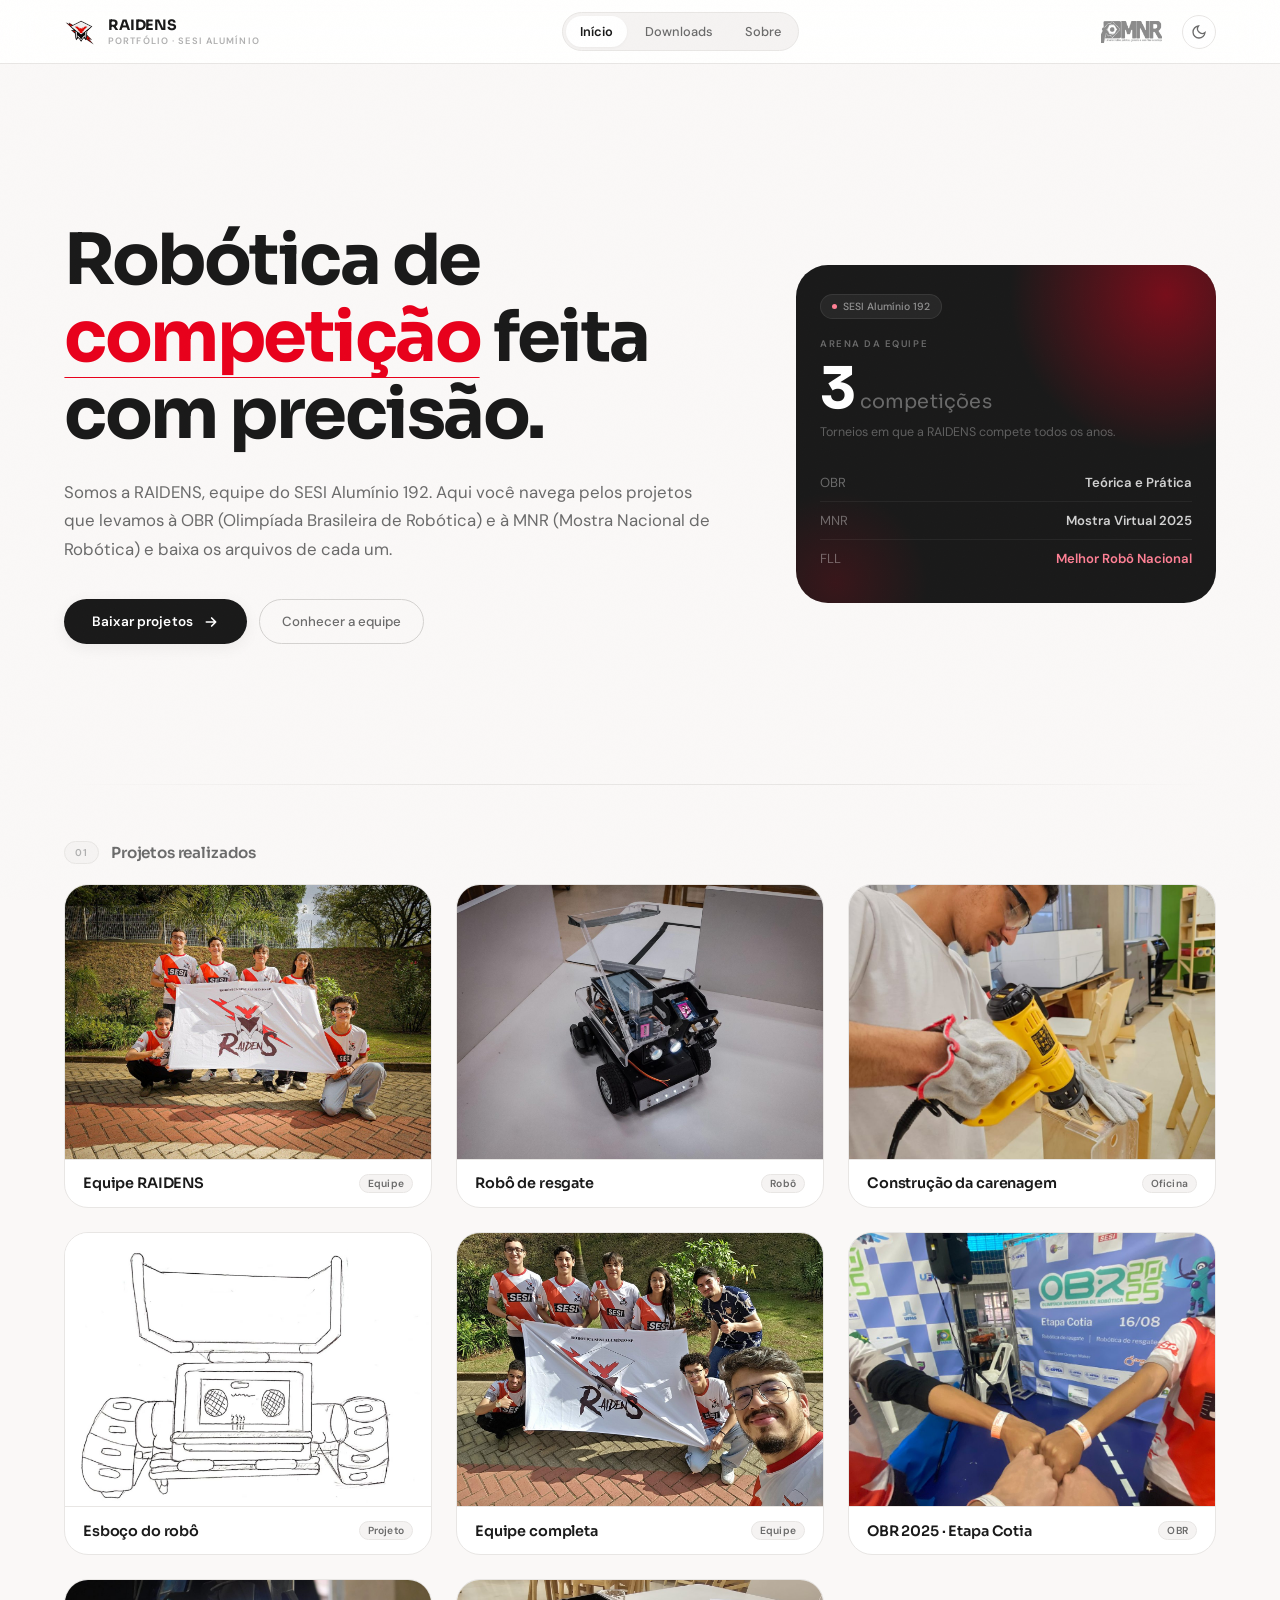
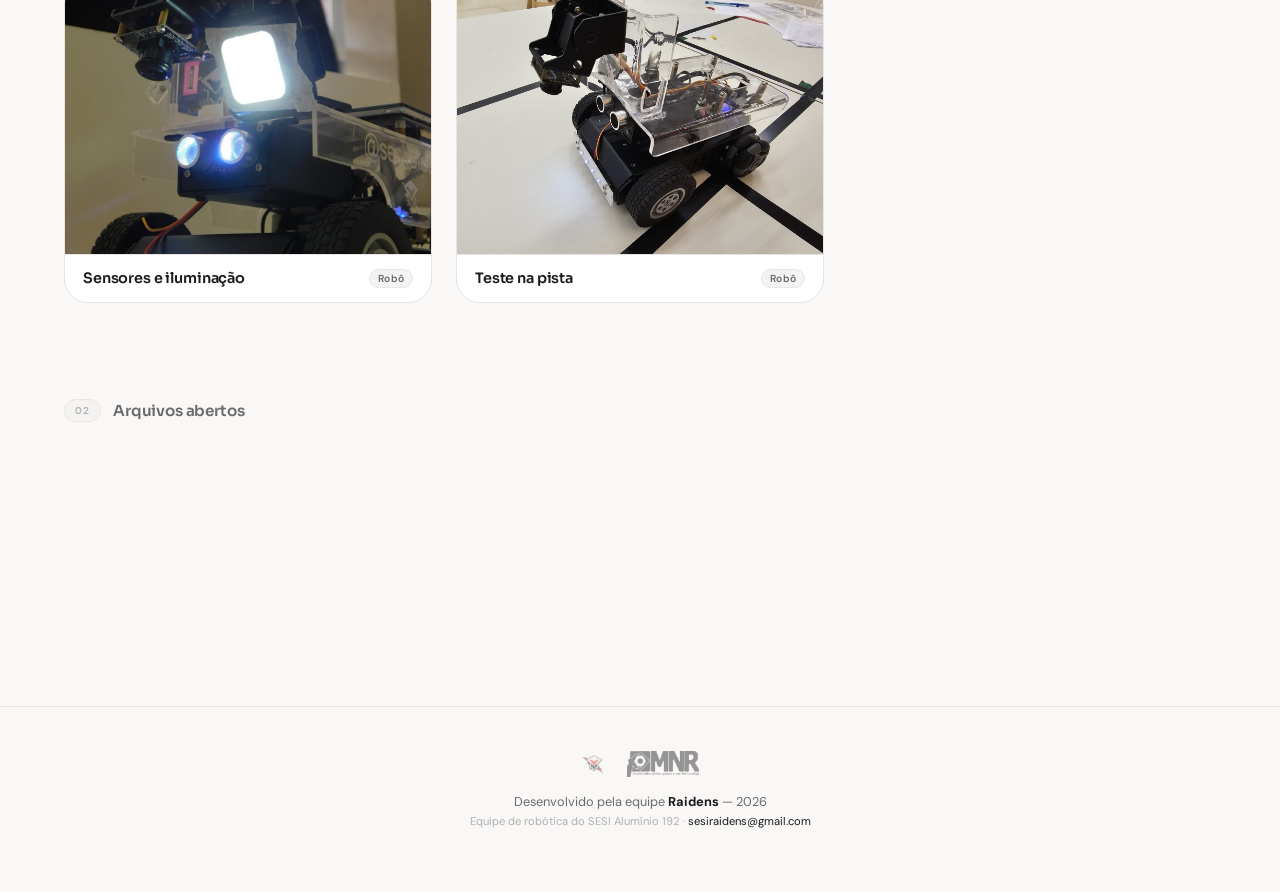
<file: index.html>
<!DOCTYPE html>
<html lang="pt-BR" data-theme="light">
<head>
<meta charset="utf-8">
<meta name="viewport" content="width=device-width, initial-scale=1.0">
<title>Raidens | Portfólio | Início</title>
<meta name="description" content="Portfólio oficial da RAIDENS, equipe de robótica do SESI Alumínio 192: projetos da OBR e da MNR com arquivos para baixar.">
<meta name="author" content="Equipe RAIDENS · SESI Alumínio 192">
<meta property="og:title" content="Raidens | Portfólio | Início">
<meta property="og:description" content="Portfólio oficial da RAIDENS, equipe de robótica do SESI Alumínio 192: projetos da OBR e da MNR com arquivos para baixar.">
<meta property="og:type" content="website">
<meta property="og:image" content="https://sesiraidens.github.io/portifolio/assets/logo_color.png">
<meta name="theme-color" content="#FAF8F7">
<!-- Logo oficial OBRIGATÓRIO — https://sesiraidens.github.io/portifolio/assets/logo_color-aNRVU26Y.png -->
<link rel="icon" type="image/png" href="assets/logo_color.png">
<link rel="apple-touch-icon" href="assets/logo_color.png">
<script>(function(){var t=null;try{t=localStorage.getItem('theme');}catch(e){}document.documentElement.setAttribute('data-theme',t||(matchMedia('(prefers-color-scheme: dark)').matches?'dark':'light'));})();</script>
<link rel="preconnect" href="https://fonts.googleapis.com">
<link rel="preconnect" href="https://fonts.gstatic.com" crossorigin>
<link href="https://fonts.googleapis.com/css2?family=DM+Sans:opsz,wght@9..40,300;9..40,400;9..40,500;9..40,600;9..40,700&family=Sora:wght@400;500;600;700;800&display=swap" rel="stylesheet">
<link rel="stylesheet" href="assets/raidens.css">
</head>
<body>
<div class="progress-track"><div class="progress-fill" id="progressFill"></div></div>

<header class="topbar" id="topbar">
  <div class="topbar-inner">
    <a class="brand" href="./">
      <img class="brand-logo" src="assets/logo_color.png" alt="Raidens" width="34" height="34">
      <div class="brand-text">
        <span class="brand-name">RAIDENS</span>
        <span class="brand-sub">Portfólio · SESI Alumínio</span>
      </div>
    </a>
    <nav class="nav" aria-label="Navegação principal"><a href="" aria-current="page">Início</a><a href="download/">Downloads</a><a href="sobre/">Sobre</a></nav>
    <div class="topbar-right">
      <img class="partner-logo" src="assets/mnr_logo--ywFz8QQ.png" alt="MNR">
      <button class="theme-btn" id="themeBtn" aria-label="Alternar tema"></button>
    </div>
  </div>
</header>

<section class="hero">
  <div>
    <h1>
      <span class="line"><span>Robótica de</span></span>
      <span class="line"><span><span class="accent-word">competição</span> feita</span></span>
      <span class="line"><span>com precisão.</span></span>
    </h1>
    <p class="lede reveal delay-1">Somos a RAIDENS, equipe do SESI Alumínio 192. Aqui você navega pelos projetos que levamos à OBR (Olimpíada Brasileira de Robótica) e à MNR (Mostra Nacional de Robótica) e baixa os arquivos de cada um.</p>
    <div class="hero-cta reveal delay-2">
      <a class="btn-primary" href="download/">Baixar projetos <svg width="16" height="16" viewBox="0 0 24 24" fill="none" stroke="currentColor" stroke-width="2.5" stroke-linecap="round" stroke-linejoin="round"><path d="M5 12h14M13 6l6 6-6 6"/></svg></a>
      <a class="btn-ghost" href="sobre/">Conhecer a equipe</a>
    </div>
  </div>
  <div class="hero-visual reveal delay-3" aria-hidden="true">
    <div class="summary-card">
      <div class="hero-badge"><span class="dot"></span>SESI Alumínio 192</div>
      <div class="sum-eyebrow">Arena da equipe</div>
      <div class="sum-total"><span>3</span><span class="unit">competições</span></div>
      <div class="sum-desc">Torneios em que a RAIDENS compete todos os anos.</div>
      <div class="br-row"><span class="lbl">OBR</span><span class="val">Teórica e Prática</span></div>
      <div class="br-row"><span class="lbl">MNR</span><span class="val">Mostra Virtual 2025</span></div>
      <div class="br-row hl"><span class="lbl">FLL</span><span class="val">Melhor Robô Nacional</span></div>
    </div>
  </div>
</section>

<div class="container"><div class="divider-line"></div></div>

<div class="section-label"><span class="sl-num">01</span><h2>Projetos realizados</h2></div>
<main class="layout">
  <div class="grid-3">
    <figure class="section-card reveal delay-1">
      <div class="card-media"><img src="assets/img/galeria-1.jpg" alt="Equipe RAIDENS" loading="lazy"></div>
      <figcaption class="card-caption"><span class="card-title">Equipe RAIDENS</span><span class="tag">Equipe</span></figcaption>
    </figure>
    <figure class="section-card reveal delay-2">
      <div class="card-media"><img src="assets/img/galeria-2.jpg" alt="Robô de resgate" loading="lazy"></div>
      <figcaption class="card-caption"><span class="card-title">Robô de resgate</span><span class="tag">Robô</span></figcaption>
    </figure>
    <figure class="section-card reveal delay-3">
      <div class="card-media"><img src="assets/img/galeria-3.jpg" alt="Construção da carenagem" loading="lazy"></div>
      <figcaption class="card-caption"><span class="card-title">Construção da carenagem</span><span class="tag">Oficina</span></figcaption>
    </figure>
    <figure class="section-card reveal delay-1">
      <div class="card-media"><img src="assets/img/galeria-4.jpg" alt="Esboço do robô" loading="lazy"></div>
      <figcaption class="card-caption"><span class="card-title">Esboço do robô</span><span class="tag">Projeto</span></figcaption>
    </figure>
    <figure class="section-card reveal delay-2">
      <div class="card-media"><img src="assets/img/galeria-5.jpg" alt="Equipe completa" loading="lazy"></div>
      <figcaption class="card-caption"><span class="card-title">Equipe completa</span><span class="tag">Equipe</span></figcaption>
    </figure>
    <figure class="section-card reveal delay-3">
      <div class="card-media"><img src="assets/img/galeria-6.jpg" alt="OBR 2025 · Etapa Cotia" loading="lazy"></div>
      <figcaption class="card-caption"><span class="card-title">OBR 2025 · Etapa Cotia</span><span class="tag">OBR</span></figcaption>
    </figure>
    <figure class="section-card reveal delay-1">
      <div class="card-media"><img src="assets/img/galeria-7.jpg" alt="Sensores e iluminação" loading="lazy"></div>
      <figcaption class="card-caption"><span class="card-title">Sensores e iluminação</span><span class="tag">Robô</span></figcaption>
    </figure>
    <figure class="section-card reveal delay-2">
      <div class="card-media"><img src="assets/img/galeria-8.jpg" alt="Teste na pista" loading="lazy"></div>
      <figcaption class="card-caption"><span class="card-title">Teste na pista</span><span class="tag">Robô</span></figcaption>
    </figure>
  </div>
</main>

<div class="section-label"><span class="sl-num">02</span><h2>Arquivos abertos</h2></div>
<section class="layout">
  <div class="section-card reveal">
    <div class="card-header">
      <div class="card-icon"><svg viewBox="0 0 24 24" fill="none" stroke="currentColor" stroke-width="2" stroke-linecap="round" stroke-linejoin="round"><path d="M21 15v4a2 2 0 0 1-2 2H5a2 2 0 0 1-2-2v-4"/><path d="M7 10l5 5 5-5"/><path d="M12 15V3"/></svg></div>
      <div><div class="card-title">Baixe tudo o que construímos</div><div class="card-sub">Programação, modelos 3D, carenagem, ANAL e banner da MNR, livres para estudo.</div></div>
    </div>
    <div class="card-body">
      <div class="card-actions">
        <a class="btn-control primary" href="download/"><svg width="16" height="16" viewBox="0 0 24 24" fill="none" stroke="currentColor" stroke-width="2" stroke-linecap="round" stroke-linejoin="round"><path d="M21 15v4a2 2 0 0 1-2 2H5a2 2 0 0 1-2-2v-4"/><path d="M7 10l5 5 5-5"/><path d="M12 15V3"/></svg>Ver downloads</a>
        <a class="btn-control" href="https://github.com/sesiraidens" target="_blank" rel="noopener"><svg width="16" height="16" viewBox="0 0 24 24" fill="currentColor"><path d="M12 .3a12 12 0 0 0-3.8 23.4c.6.1.8-.3.8-.6v-2c-3.3.7-4-1.6-4-1.6-.6-1.4-1.4-1.8-1.4-1.8-1-.7.1-.7.1-.7 1.2.1 1.8 1.2 1.8 1.2 1 1.8 2.8 1.3 3.5 1 0-.8.4-1.3.7-1.6-2.7-.3-5.5-1.3-5.5-6 0-1.2.5-2.3 1.3-3.1-.2-.4-.6-1.6 0-3.2 0 0 1-.3 3.4 1.2a11.5 11.5 0 0 1 6 0C17.3 4.6 18.3 5 18.3 5c.7 1.6.2 2.9.1 3.2.8.8 1.3 1.9 1.3 3.2 0 4.6-2.8 5.6-5.5 5.9.5.4.9 1.1.9 2.2v3.3c0 .3.1.7.8.6A12 12 0 0 0 12 .3"/></svg>GitHub da equipe</a>
      </div>
    </div>
  </div>
</section>
<div class="page-end"></div>

<footer>
  <div class="foot-logos">
    <img src="assets/logo_color.png" alt="Raidens">
    <img class="partner" src="assets/mnr_logo--ywFz8QQ.png" alt="MNR">
  </div>
  <p>Desenvolvido pela equipe <a href="https://www.instagram.com/sesiraidens/" target="_blank" rel="noopener"><strong>Raidens</strong></a> — 2026</p>
  <p class="small">Equipe de robótica do SESI Alumínio 192 · <a href="mailto:sesiraidens@gmail.com">sesiraidens@gmail.com</a></p>
</footer>

<script src="assets/raidens.js"></script>
</body>
</html>
</file>
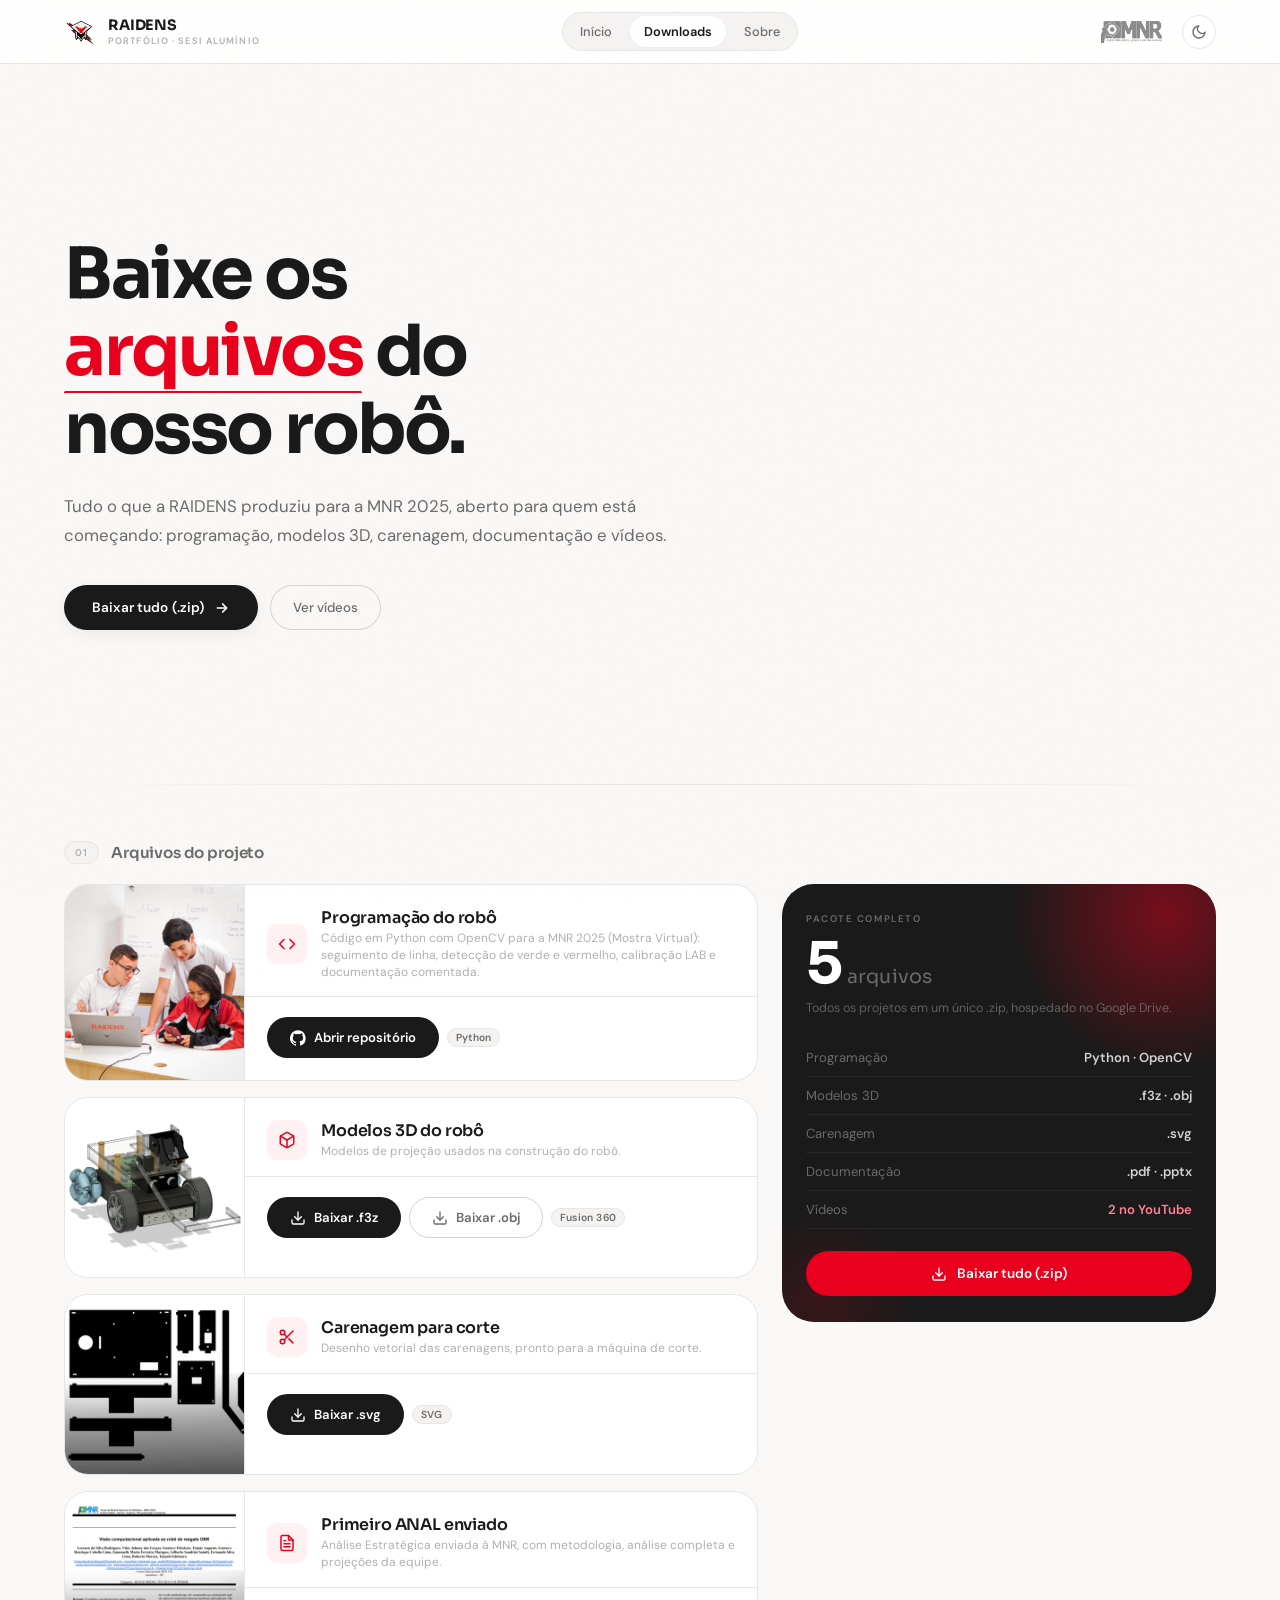
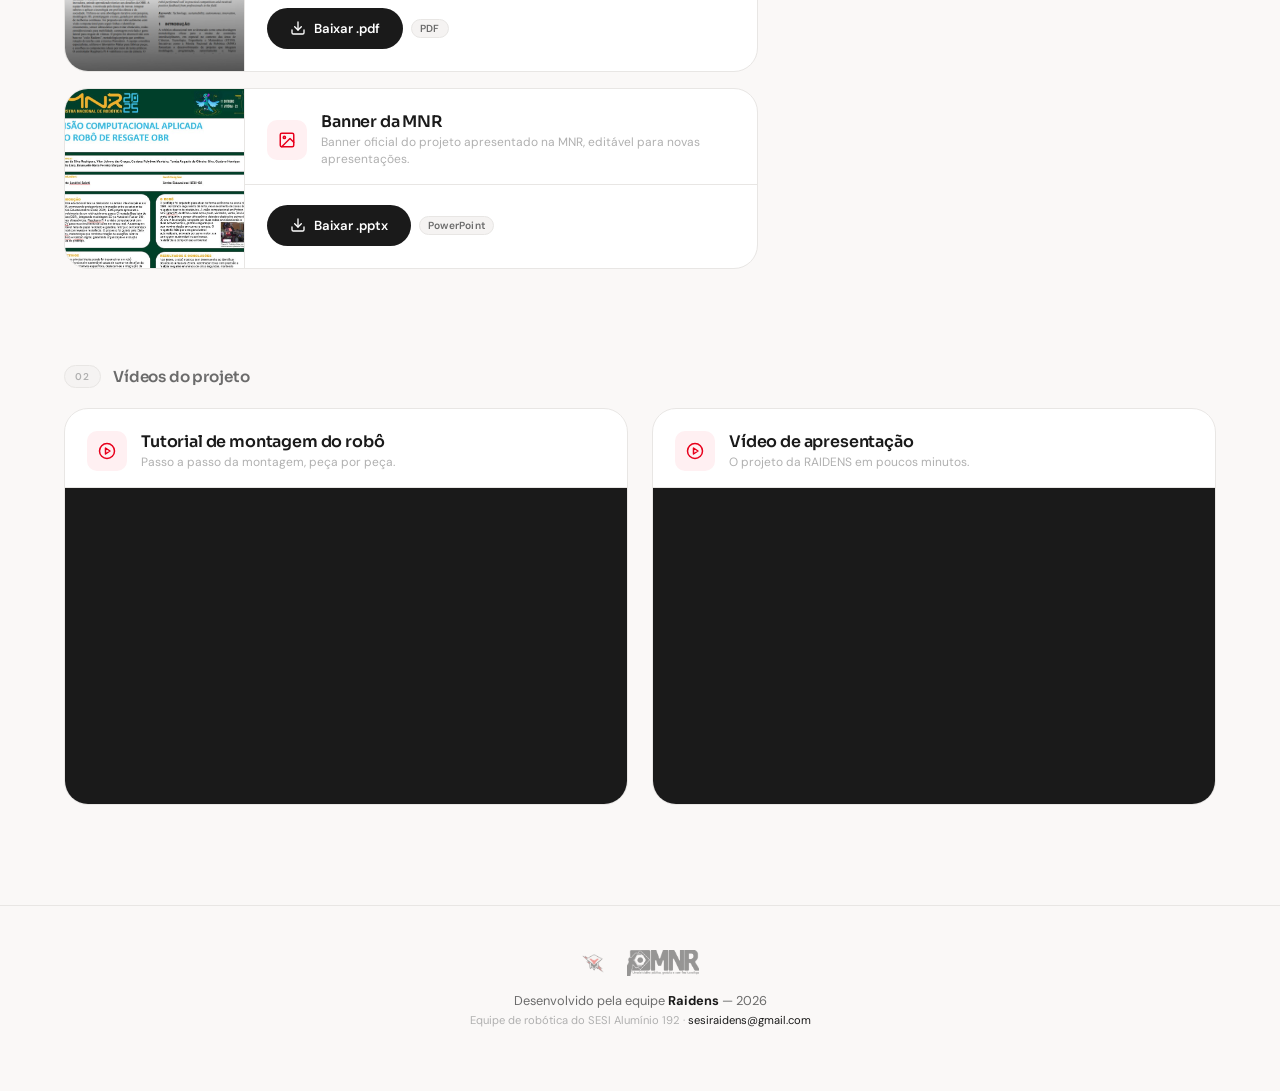
<file: download/index.html>
<!DOCTYPE html>
<html lang="pt-BR" data-theme="light">
<head>
<meta charset="utf-8">
<meta name="viewport" content="width=device-width, initial-scale=1.0">
<title>Raidens | Portfólio | Downloads</title>
<meta name="description" content="Baixe a programação, os modelos 3D, a carenagem, o ANAL e o banner da RAIDENS para a MNR 2025.">
<meta name="author" content="Equipe RAIDENS · SESI Alumínio 192">
<meta property="og:title" content="Raidens | Portfólio | Downloads">
<meta property="og:description" content="Baixe a programação, os modelos 3D, a carenagem, o ANAL e o banner da RAIDENS para a MNR 2025.">
<meta property="og:type" content="website">
<meta property="og:image" content="https://sesiraidens.github.io/portifolio/assets/logo_color.png">
<meta name="theme-color" content="#FAF8F7">
<!-- Logo oficial OBRIGATÓRIO — https://sesiraidens.github.io/portifolio/assets/logo_color-aNRVU26Y.png -->
<link rel="icon" type="image/png" href="../assets/logo_color.png">
<link rel="apple-touch-icon" href="../assets/logo_color.png">
<script>(function(){var t=null;try{t=localStorage.getItem('theme');}catch(e){}document.documentElement.setAttribute('data-theme',t||(matchMedia('(prefers-color-scheme: dark)').matches?'dark':'light'));})();</script>
<link rel="preconnect" href="https://fonts.googleapis.com">
<link rel="preconnect" href="https://fonts.gstatic.com" crossorigin>
<link href="https://fonts.googleapis.com/css2?family=DM+Sans:opsz,wght@9..40,300;9..40,400;9..40,500;9..40,600;9..40,700&family=Sora:wght@400;500;600;700;800&display=swap" rel="stylesheet">
<link rel="stylesheet" href="../assets/raidens.css">
</head>
<body>
<div class="progress-track"><div class="progress-fill" id="progressFill"></div></div>

<header class="topbar" id="topbar">
  <div class="topbar-inner">
    <a class="brand" href="../">
      <img class="brand-logo" src="../assets/logo_color.png" alt="Raidens" width="34" height="34">
      <div class="brand-text">
        <span class="brand-name">RAIDENS</span>
        <span class="brand-sub">Portfólio · SESI Alumínio</span>
      </div>
    </a>
    <nav class="nav" aria-label="Navegação principal"><a href="../">Início</a><a href="../download/" aria-current="page">Downloads</a><a href="../sobre/">Sobre</a></nav>
    <div class="topbar-right">
      <img class="partner-logo" src="../assets/mnr_logo--ywFz8QQ.png" alt="MNR">
      <button class="theme-btn" id="themeBtn" aria-label="Alternar tema"></button>
    </div>
  </div>
</header>

<section class="hero">
  <div>
    <h1>
      <span class="line"><span>Baixe os</span></span>
      <span class="line"><span><span class="accent-word">arquivos</span> do</span></span>
      <span class="line"><span>nosso robô.</span></span>
    </h1>
    <p class="lede reveal delay-1">Tudo o que a RAIDENS produziu para a MNR 2025, aberto para quem está começando: programação, modelos 3D, carenagem, documentação e vídeos.</p>
    <div class="hero-cta reveal delay-2">
      <a class="btn-primary" href="https://drive.google.com/uc?export=download&amp;id=1UgnhIwmxYJROVDyXWa0qjfiPgSiimGrN" target="_blank" rel="noopener">Baixar tudo (.zip) <svg width="16" height="16" viewBox="0 0 24 24" fill="none" stroke="currentColor" stroke-width="2.5" stroke-linecap="round" stroke-linejoin="round"><path d="M5 12h14M13 6l6 6-6 6"/></svg></a>
      <a class="btn-ghost" href="#videos">Ver vídeos</a>
    </div>
  </div>
</section>

<div class="container"><div class="divider-line"></div></div>

<div class="section-label"><span class="sl-num">01</span><h2>Arquivos do projeto</h2></div>
<main class="layout with-aside">
  <div class="stack">
    <article class="section-card file-card reveal delay-1">
      <div class="card-media"><img src="../assets/img/arquivo-programacao.jpg" alt="" loading="lazy"></div>
      <div>
        <div class="card-header">
          <div class="card-icon"><svg viewBox="0 0 24 24" fill="none" stroke="currentColor" stroke-width="2" stroke-linecap="round" stroke-linejoin="round"><path d="M16 18l6-6-6-6"/><path d="M8 6l-6 6 6 6"/></svg></div>
          <div><div class="card-title">Programação do robô</div><div class="card-sub">Código em Python com OpenCV para a MNR 2025 (Mostra Virtual): seguimento de linha, detecção de verde e vermelho, calibração LAB e documentação comentada.</div></div>
        </div>
        <div class="card-body">
          <div class="card-actions"><a class="btn-control primary" href="https://github.com/sesiraidens/raidens_mnr" target="_blank" rel="noopener"><svg width="16" height="16" viewBox="0 0 24 24" fill="currentColor"><path d="M12 .3a12 12 0 0 0-3.8 23.4c.6.1.8-.3.8-.6v-2c-3.3.7-4-1.6-4-1.6-.6-1.4-1.4-1.8-1.4-1.8-1-.7.1-.7.1-.7 1.2.1 1.8 1.2 1.8 1.2 1 1.8 2.8 1.3 3.5 1 0-.8.4-1.3.7-1.6-2.7-.3-5.5-1.3-5.5-6 0-1.2.5-2.3 1.3-3.1-.2-.4-.6-1.6 0-3.2 0 0 1-.3 3.4 1.2a11.5 11.5 0 0 1 6 0C17.3 4.6 18.3 5 18.3 5c.7 1.6.2 2.9.1 3.2.8.8 1.3 1.9 1.3 3.2 0 4.6-2.8 5.6-5.5 5.9.5.4.9 1.1.9 2.2v3.3c0 .3.1.7.8.6A12 12 0 0 0 12 .3"/></svg>Abrir repositório</a><span class="tag" style="align-self:center">Python</span></div>
        </div>
      </div>
    </article>
    <article class="section-card file-card reveal delay-2">
      <div class="card-media"><img src="../assets/img/arquivo-3d.jpg" alt="" loading="lazy"></div>
      <div>
        <div class="card-header">
          <div class="card-icon"><svg viewBox="0 0 24 24" fill="none" stroke="currentColor" stroke-width="2" stroke-linecap="round" stroke-linejoin="round"><path d="M21 16V8a2 2 0 0 0-1-1.73l-7-4a2 2 0 0 0-2 0l-7 4A2 2 0 0 0 3 8v8a2 2 0 0 0 1 1.73l7 4a2 2 0 0 0 2 0l7-4A2 2 0 0 0 21 16z"/><path d="M3.27 6.96L12 12.01l8.73-5.05"/><path d="M12 22.08V12"/></svg></div>
          <div><div class="card-title">Modelos 3D do robô</div><div class="card-sub">Modelos de projeção usados na construção do robô.</div></div>
        </div>
        <div class="card-body">
          <div class="card-actions"><a class="btn-control primary" href="../1.f3z" download><svg width="16" height="16" viewBox="0 0 24 24" fill="none" stroke="currentColor" stroke-width="2" stroke-linecap="round" stroke-linejoin="round"><path d="M21 15v4a2 2 0 0 1-2 2H5a2 2 0 0 1-2-2v-4"/><path d="M7 10l5 5 5-5"/><path d="M12 15V3"/></svg>Baixar .f3z</a><a class="btn-control" href="https://drive.google.com/uc?export=download&id=1Ym4GvvC0FnSmRfqeQDsMfe1sAjoKM1r_" target="_blank" rel="noopener"><svg width="16" height="16" viewBox="0 0 24 24" fill="none" stroke="currentColor" stroke-width="2" stroke-linecap="round" stroke-linejoin="round"><path d="M21 15v4a2 2 0 0 1-2 2H5a2 2 0 0 1-2-2v-4"/><path d="M7 10l5 5 5-5"/><path d="M12 15V3"/></svg>Baixar .obj</a><span class="tag" style="align-self:center">Fusion 360</span></div>
        </div>
      </div>
    </article>
    <article class="section-card file-card reveal delay-3">
      <div class="card-media"><img src="../assets/img/arquivo-carenagem.jpg" alt="" loading="lazy"></div>
      <div>
        <div class="card-header">
          <div class="card-icon"><svg viewBox="0 0 24 24" fill="none" stroke="currentColor" stroke-width="2" stroke-linecap="round" stroke-linejoin="round"><circle cx="6" cy="6" r="3"/><circle cx="6" cy="18" r="3"/><path d="M20 4L8.12 15.88"/><path d="M14.47 14.48L20 20"/><path d="M8.12 8.12L12 12"/></svg></div>
          <div><div class="card-title">Carenagem para corte</div><div class="card-sub">Desenho vetorial das carenagens, pronto para a máquina de corte.</div></div>
        </div>
        <div class="card-body">
          <div class="card-actions"><a class="btn-control primary" href="../assets/Arquivo%20Maquina%20De%20Corte-B3CNx4Iu.svg" download><svg width="16" height="16" viewBox="0 0 24 24" fill="none" stroke="currentColor" stroke-width="2" stroke-linecap="round" stroke-linejoin="round"><path d="M21 15v4a2 2 0 0 1-2 2H5a2 2 0 0 1-2-2v-4"/><path d="M7 10l5 5 5-5"/><path d="M12 15V3"/></svg>Baixar .svg</a><span class="tag" style="align-self:center">SVG</span></div>
        </div>
      </div>
    </article>
    <article class="section-card file-card reveal delay-1">
      <div class="card-media"><img src="../assets/img/arquivo-anal.jpg" alt="" loading="lazy"></div>
      <div>
        <div class="card-header">
          <div class="card-icon"><svg viewBox="0 0 24 24" fill="none" stroke="currentColor" stroke-width="2" stroke-linecap="round" stroke-linejoin="round"><path d="M14 2H6a2 2 0 0 0-2 2v16a2 2 0 0 0 2 2h12a2 2 0 0 0 2-2V8z"/><path d="M14 2v6h6"/><path d="M16 13H8"/><path d="M16 17H8"/><path d="M10 9H8"/></svg></div>
          <div><div class="card-title">Primeiro ANAL enviado</div><div class="card-sub">Análise Estratégica enviada à MNR, com metodologia, análise completa e projeções da equipe.</div></div>
        </div>
        <div class="card-body">
          <div class="card-actions"><a class="btn-control primary" href="../assets/doc-CfHRdrh9.pdf" download><svg width="16" height="16" viewBox="0 0 24 24" fill="none" stroke="currentColor" stroke-width="2" stroke-linecap="round" stroke-linejoin="round"><path d="M21 15v4a2 2 0 0 1-2 2H5a2 2 0 0 1-2-2v-4"/><path d="M7 10l5 5 5-5"/><path d="M12 15V3"/></svg>Baixar .pdf</a><span class="tag" style="align-self:center">PDF</span></div>
        </div>
      </div>
    </article>
    <article class="section-card file-card reveal delay-2">
      <div class="card-media"><img src="../assets/img/arquivo-banner.jpg" alt="" loading="lazy"></div>
      <div>
        <div class="card-header">
          <div class="card-icon"><svg viewBox="0 0 24 24" fill="none" stroke="currentColor" stroke-width="2" stroke-linecap="round" stroke-linejoin="round"><rect x="3" y="3" width="18" height="18" rx="2"/><circle cx="8.5" cy="8.5" r="1.5"/><path d="M21 15l-5-5L5 21"/></svg></div>
          <div><div class="card-title">Banner da MNR</div><div class="card-sub">Banner oficial do projeto apresentado na MNR, editável para novas apresentações.</div></div>
        </div>
        <div class="card-body">
          <div class="card-actions"><a class="btn-control primary" href="../assets/Banner%20MNR%202025%20OFICIAL-2V9EAgau.pptx" download><svg width="16" height="16" viewBox="0 0 24 24" fill="none" stroke="currentColor" stroke-width="2" stroke-linecap="round" stroke-linejoin="round"><path d="M21 15v4a2 2 0 0 1-2 2H5a2 2 0 0 1-2-2v-4"/><path d="M7 10l5 5 5-5"/><path d="M12 15V3"/></svg>Baixar .pptx</a><span class="tag" style="align-self:center">PowerPoint</span></div>
        </div>
      </div>
    </article>
  </div>
  <aside class="aside reveal delay-1">
    <div class="summary-card">
      <div class="sum-eyebrow">Pacote completo</div>
      <div class="sum-total"><span>5</span><span class="unit">arquivos</span></div>
      <div class="sum-desc">Todos os projetos em um único .zip, hospedado no Google Drive.</div>
      <div class="br-row"><span class="lbl">Programação</span><span class="val">Python · OpenCV</span></div>
      <div class="br-row"><span class="lbl">Modelos 3D</span><span class="val">.f3z · .obj</span></div>
      <div class="br-row"><span class="lbl">Carenagem</span><span class="val">.svg</span></div>
      <div class="br-row"><span class="lbl">Documentação</span><span class="val">.pdf · .pptx</span></div>
      <div class="br-row hl"><span class="lbl">Vídeos</span><span class="val">2 no YouTube</span></div>
      <a class="btn-accent" href="https://drive.google.com/uc?export=download&amp;id=1UgnhIwmxYJROVDyXWa0qjfiPgSiimGrN" target="_blank" rel="noopener"><svg width="16" height="16" viewBox="0 0 24 24" fill="none" stroke="currentColor" stroke-width="2" stroke-linecap="round" stroke-linejoin="round"><path d="M21 15v4a2 2 0 0 1-2 2H5a2 2 0 0 1-2-2v-4"/><path d="M7 10l5 5 5-5"/><path d="M12 15V3"/></svg>Baixar tudo (.zip)</a>
    </div>
  </aside>
</main>

<div id="videos"></div>
<div class="section-label"><span class="sl-num">02</span><h2>Vídeos do projeto</h2></div>
<section class="layout">
  <div class="grid-3" style="grid-template-columns:repeat(auto-fit,minmax(min(100%,420px),1fr))">
    <article class="section-card reveal delay-1">
      <div class="card-header">
        <div class="card-icon"><svg viewBox="0 0 24 24" fill="none" stroke="currentColor" stroke-width="2" stroke-linecap="round" stroke-linejoin="round"><circle cx="12" cy="12" r="10"/><path d="M10 8l6 4-6 4z"/></svg></div>
        <div><div class="card-title">Tutorial de montagem do robô</div><div class="card-sub">Passo a passo da montagem, peça por peça.</div></div>
      </div>
      <div class="video-frame"><iframe src="https://www.youtube.com/embed/z5IXxvoQC00" title="Tutorial de montagem do robô" loading="lazy" allow="accelerometer; autoplay; clipboard-write; encrypted-media; gyroscope; picture-in-picture" allowfullscreen></iframe></div>
    </article>
    <article class="section-card reveal delay-2">
      <div class="card-header">
        <div class="card-icon"><svg viewBox="0 0 24 24" fill="none" stroke="currentColor" stroke-width="2" stroke-linecap="round" stroke-linejoin="round"><circle cx="12" cy="12" r="10"/><path d="M10 8l6 4-6 4z"/></svg></div>
        <div><div class="card-title">Vídeo de apresentação</div><div class="card-sub">O projeto da RAIDENS em poucos minutos.</div></div>
      </div>
      <div class="video-frame"><iframe src="https://www.youtube.com/embed/QRAjDeerq2I" title="Vídeo de apresentação" loading="lazy" allow="accelerometer; autoplay; clipboard-write; encrypted-media; gyroscope; picture-in-picture" allowfullscreen></iframe></div>
    </article>
  </div>
</section>
<div class="page-end"></div>

<footer>
  <div class="foot-logos">
    <img src="../assets/logo_color.png" alt="Raidens">
    <img class="partner" src="../assets/mnr_logo--ywFz8QQ.png" alt="MNR">
  </div>
  <p>Desenvolvido pela equipe <a href="https://www.instagram.com/sesiraidens/" target="_blank" rel="noopener"><strong>Raidens</strong></a> — 2026</p>
  <p class="small">Equipe de robótica do SESI Alumínio 192 · <a href="mailto:sesiraidens@gmail.com">sesiraidens@gmail.com</a></p>
</footer>

<script src="../assets/raidens.js"></script>
</body>
</html>
</file>
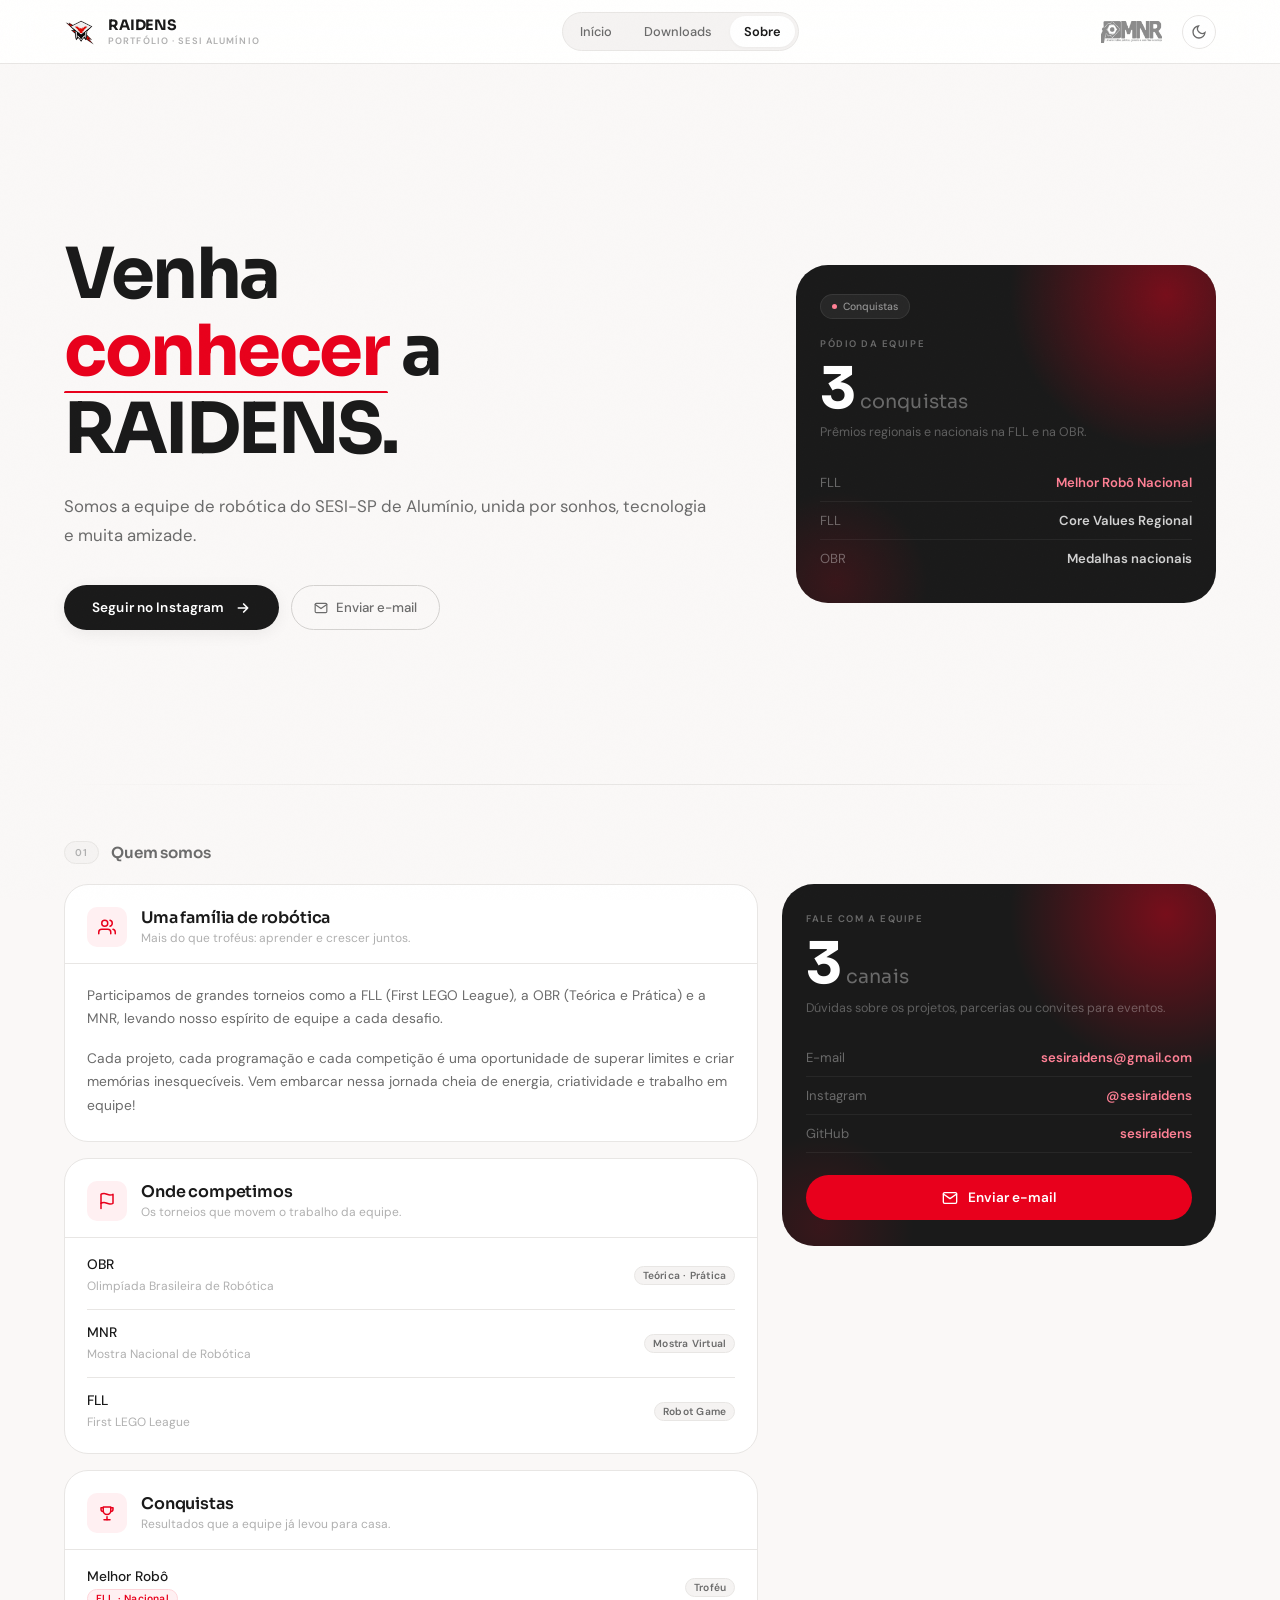
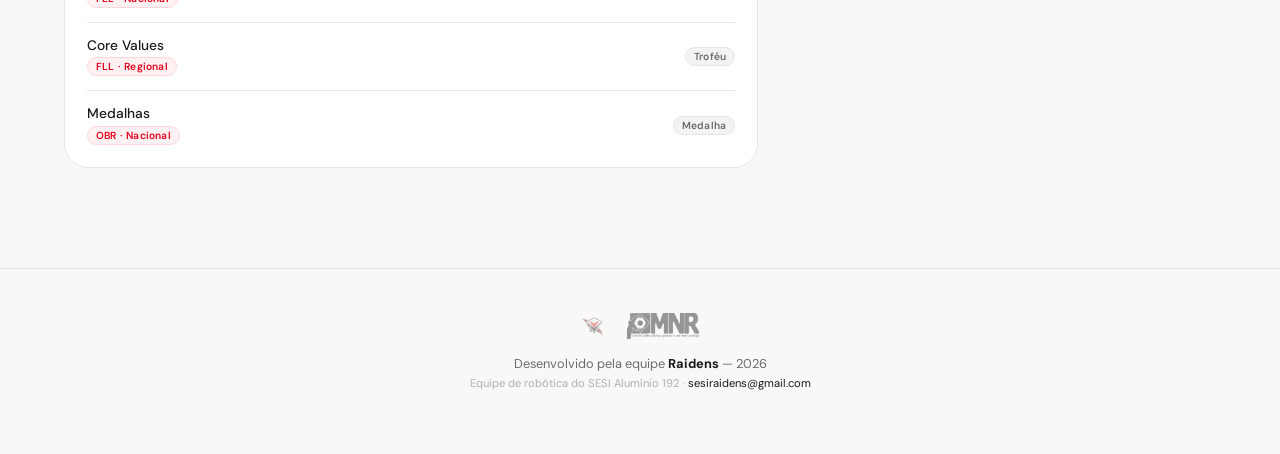
<file: sobre/index.html>
<!DOCTYPE html>
<html lang="pt-BR" data-theme="light">
<head>
<meta charset="utf-8">
<meta name="viewport" content="width=device-width, initial-scale=1.0">
<title>Raidens | Portfólio | Sobre</title>
<meta name="description" content="Conheça a RAIDENS, equipe de robótica do SESI-SP de Alumínio, e as competições e conquistas da equipe.">
<meta name="author" content="Equipe RAIDENS · SESI Alumínio 192">
<meta property="og:title" content="Raidens | Portfólio | Sobre">
<meta property="og:description" content="Conheça a RAIDENS, equipe de robótica do SESI-SP de Alumínio, e as competições e conquistas da equipe.">
<meta property="og:type" content="website">
<meta property="og:image" content="https://sesiraidens.github.io/portifolio/assets/logo_color.png">
<meta name="theme-color" content="#FAF8F7">
<!-- Logo oficial OBRIGATÓRIO — https://sesiraidens.github.io/portifolio/assets/logo_color-aNRVU26Y.png -->
<link rel="icon" type="image/png" href="../assets/logo_color.png">
<link rel="apple-touch-icon" href="../assets/logo_color.png">
<script>(function(){var t=null;try{t=localStorage.getItem('theme');}catch(e){}document.documentElement.setAttribute('data-theme',t||(matchMedia('(prefers-color-scheme: dark)').matches?'dark':'light'));})();</script>
<link rel="preconnect" href="https://fonts.googleapis.com">
<link rel="preconnect" href="https://fonts.gstatic.com" crossorigin>
<link href="https://fonts.googleapis.com/css2?family=DM+Sans:opsz,wght@9..40,300;9..40,400;9..40,500;9..40,600;9..40,700&family=Sora:wght@400;500;600;700;800&display=swap" rel="stylesheet">
<link rel="stylesheet" href="../assets/raidens.css">
</head>
<body>
<div class="progress-track"><div class="progress-fill" id="progressFill"></div></div>

<header class="topbar" id="topbar">
  <div class="topbar-inner">
    <a class="brand" href="../">
      <img class="brand-logo" src="../assets/logo_color.png" alt="Raidens" width="34" height="34">
      <div class="brand-text">
        <span class="brand-name">RAIDENS</span>
        <span class="brand-sub">Portfólio · SESI Alumínio</span>
      </div>
    </a>
    <nav class="nav" aria-label="Navegação principal"><a href="../">Início</a><a href="../download/">Downloads</a><a href="../sobre/" aria-current="page">Sobre</a></nav>
    <div class="topbar-right">
      <img class="partner-logo" src="../assets/mnr_logo--ywFz8QQ.png" alt="MNR">
      <button class="theme-btn" id="themeBtn" aria-label="Alternar tema"></button>
    </div>
  </div>
</header>

<section class="hero">
  <div>
    <h1>
      <span class="line"><span>Venha</span></span>
      <span class="line"><span><span class="accent-word">conhecer</span> a</span></span>
      <span class="line"><span>RAIDENS.</span></span>
    </h1>
    <p class="lede reveal delay-1">Somos a equipe de robótica do SESI-SP de Alumínio, unida por sonhos, tecnologia e muita amizade.</p>
    <div class="hero-cta reveal delay-2">
      <a class="btn-primary" href="https://www.instagram.com/sesiraidens/" target="_blank" rel="noopener">Seguir no Instagram <svg width="16" height="16" viewBox="0 0 24 24" fill="none" stroke="currentColor" stroke-width="2.5" stroke-linecap="round" stroke-linejoin="round"><path d="M5 12h14M13 6l6 6-6 6"/></svg></a>
      <a class="btn-ghost" href="mailto:sesiraidens@gmail.com"><svg viewBox="0 0 24 24" fill="none" stroke="currentColor" stroke-width="2" stroke-linecap="round" stroke-linejoin="round"><path d="M4 4h16c1.1 0 2 .9 2 2v12c0 1.1-.9 2-2 2H4c-1.1 0-2-.9-2-2V6c0-1.1.9-2 2-2z"/><path d="M22 6l-10 7L2 6"/></svg>Enviar e-mail</a>
    </div>
  </div>
  <div class="hero-visual reveal delay-3" aria-hidden="true">
    <div class="summary-card">
      <div class="hero-badge"><span class="dot"></span>Conquistas</div>
      <div class="sum-eyebrow">Pódio da equipe</div>
      <div class="sum-total"><span>3</span><span class="unit">conquistas</span></div>
      <div class="sum-desc">Prêmios regionais e nacionais na FLL e na OBR.</div>
      <div class="br-row hl"><span class="lbl">FLL</span><span class="val">Melhor Robô Nacional</span></div>
      <div class="br-row"><span class="lbl">FLL</span><span class="val">Core Values Regional</span></div>
      <div class="br-row"><span class="lbl">OBR</span><span class="val">Medalhas nacionais</span></div>
    </div>
  </div>
</section>

<div class="container"><div class="divider-line"></div></div>

<div class="section-label"><span class="sl-num">01</span><h2>Quem somos</h2></div>
<main class="layout with-aside">
  <div class="stack">
    <article class="section-card reveal">
      <div class="card-header">
        <div class="card-icon"><svg viewBox="0 0 24 24" fill="none" stroke="currentColor" stroke-width="2" stroke-linecap="round" stroke-linejoin="round"><path d="M17 21v-2a4 4 0 0 0-4-4H5a4 4 0 0 0-4 4v2"/><circle cx="9" cy="7" r="4"/><path d="M23 21v-2a4 4 0 0 0-3-3.87"/><path d="M16 3.13a4 4 0 0 1 0 7.75"/></svg></div>
        <div><div class="card-title">Uma família de robótica</div><div class="card-sub">Mais do que troféus: aprender e crescer juntos.</div></div>
      </div>
      <div class="card-body">
        <p class="card-text">Participamos de grandes torneios como a FLL (First LEGO League), a OBR (Teórica e Prática) e a MNR, levando nosso espírito de equipe a cada desafio.</p>
        <p class="card-text">Cada projeto, cada programação e cada competição é uma oportunidade de superar limites e criar memórias inesquecíveis. Vem embarcar nessa jornada cheia de energia, criatividade e trabalho em equipe!</p>
      </div>
    </article>

    <article class="section-card reveal delay-1">
      <div class="card-header">
        <div class="card-icon"><svg viewBox="0 0 24 24" fill="none" stroke="currentColor" stroke-width="2" stroke-linecap="round" stroke-linejoin="round"><path d="M4 15s1-1 4-1 5 2 8 2 4-1 4-1V3s-1 1-4 1-5-2-8-2-4 1-4 1z"/><path d="M4 22v-7"/></svg></div>
        <div><div class="card-title">Onde competimos</div><div class="card-sub">Os torneios que movem o trabalho da equipe.</div></div>
      </div>
      <div class="card-body">
        <div class="field"><div><span class="field-name">OBR</span><span class="field-meta">Olimpíada Brasileira de Robótica</span></div><span class="tag">Teórica · Prática</span></div>
        <div class="field"><div><span class="field-name">MNR</span><span class="field-meta">Mostra Nacional de Robótica</span></div><span class="tag">Mostra Virtual</span></div>
        <div class="field"><div><span class="field-name">FLL</span><span class="field-meta">First LEGO League</span></div><span class="tag">Robot Game</span></div>
      </div>
    </article>

    <article class="section-card reveal delay-2">
      <div class="card-header">
        <div class="card-icon"><svg viewBox="0 0 24 24" fill="none" stroke="currentColor" stroke-width="2" stroke-linecap="round" stroke-linejoin="round"><path d="M8 21h8"/><path d="M12 17v4"/><path d="M7 4h10v5a5 5 0 0 1-10 0z"/><path d="M17 5h3v2a3 3 0 0 1-3 3"/><path d="M7 5H4v2a3 3 0 0 0 3 3"/></svg></div>
        <div><div class="card-title">Conquistas</div><div class="card-sub">Resultados que a equipe já levou para casa.</div></div>
      </div>
      <div class="card-body">
        <div class="field"><div><span class="field-name">Melhor Robô</span><span class="pts">FLL · Nacional</span></div><span class="tag">Troféu</span></div>
        <div class="field"><div><span class="field-name">Core Values</span><span class="pts">FLL · Regional</span></div><span class="tag">Troféu</span></div>
        <div class="field"><div><span class="field-name">Medalhas</span><span class="pts">OBR · Nacional</span></div><span class="tag">Medalha</span></div>
      </div>
    </article>
  </div>

  <aside class="aside reveal delay-1">
    <div class="summary-card">
      <div class="sum-eyebrow">Fale com a equipe</div>
      <div class="sum-total"><span>3</span><span class="unit">canais</span></div>
      <div class="sum-desc">Dúvidas sobre os projetos, parcerias ou convites para eventos.</div>
      <div class="br-row hl"><span class="lbl">E-mail</span><span class="val"><a href="mailto:sesiraidens@gmail.com">sesiraidens@gmail.com</a></span></div>
      <div class="br-row"><span class="lbl">Instagram</span><span class="val"><a href="https://www.instagram.com/sesiraidens/" target="_blank" rel="noopener">@sesiraidens</a></span></div>
      <div class="br-row"><span class="lbl">GitHub</span><span class="val"><a href="https://github.com/sesiraidens" target="_blank" rel="noopener">sesiraidens</a></span></div>
      <a class="btn-accent" href="mailto:sesiraidens@gmail.com"><svg width="16" height="16" viewBox="0 0 24 24" fill="none" stroke="currentColor" stroke-width="2" stroke-linecap="round" stroke-linejoin="round"><path d="M4 4h16c1.1 0 2 .9 2 2v12c0 1.1-.9 2-2 2H4c-1.1 0-2-.9-2-2V6c0-1.1.9-2 2-2z"/><path d="M22 6l-10 7L2 6"/></svg>Enviar e-mail</a>
    </div>
  </aside>
</main>
<div class="page-end"></div>

<footer>
  <div class="foot-logos">
    <img src="../assets/logo_color.png" alt="Raidens">
    <img class="partner" src="../assets/mnr_logo--ywFz8QQ.png" alt="MNR">
  </div>
  <p>Desenvolvido pela equipe <a href="https://www.instagram.com/sesiraidens/" target="_blank" rel="noopener"><strong>Raidens</strong></a> — 2026</p>
  <p class="small">Equipe de robótica do SESI Alumínio 192 · <a href="mailto:sesiraidens@gmail.com">sesiraidens@gmail.com</a></p>
</footer>

<script src="../assets/raidens.js"></script>
</body>
</html>
</file>
<file: assets/raidens.css>
/* RAIDENS Design System v1.0 — base compartilhada do portfólio */

/* ═══ TOKENS ═══ */
:root{
  --bg:#FFFFFF; --bg-warm:#FAF8F7; --bg-subtle:#F5F3F2; --paper:#FFFFFF;
  --ink:#1A1A1A; --ink-soft:#6B6B6B; --ink-faint:#B0B0B0;
  --accent:#E8001C; --accent-deep:#C40016; --accent-light:#FF1A36;
  --accent-soft:#FFF0F2; --accent-mid:#FFD6DB;
  --accent-glow:rgba(232,0,28,.08); --accent-beam:rgba(232,0,28,.05);
  --line:#E8E6E4; --line-strong:#D4D2D0;
  --surface-dark:#1A1A1A; --mobile-bar-bg:rgba(26,26,26,.95);
  --btn-primary-bg:#1A1A1A; --btn-primary-hover:var(--accent); --btn-primary-text:#FFFFFF;
  --topbar-bg:rgba(255,255,255,.88); --partner-opacity:.45;
  --radius-sm:8px; --radius-md:16px; --radius-lg:24px; --radius-xl:32px;
  --font-display:'Sora',sans-serif; --font-body:'DM Sans',sans-serif;
  --ease:cubic-bezier(.22,1,.36,1); --ease-spring:cubic-bezier(.34,1.56,.64,1); --ease-out:cubic-bezier(0,.55,.45,1);
  --shadow-sm:0 1px 3px rgba(0,0,0,.04); --shadow-md:0 4px 16px rgba(0,0,0,.06); --shadow-lg:0 8px 32px rgba(0,0,0,.08);
  color-scheme:light;
}
[data-theme="dark"]{
  --bg:#0A0A0A; --bg-warm:#111111; --bg-subtle:#191919; --paper:#1C1C1C;
  --ink:#E8E8E8; --ink-soft:#999999; --ink-faint:#666666;
  --accent:#FF1A36; --accent-deep:#E8001C; --accent-light:#FF4460;
  --accent-soft:#2A080C; --accent-mid:#3D1218;
  --accent-glow:rgba(255,26,54,.12); --accent-beam:rgba(255,26,54,.08);
  --line:#282828; --line-strong:#383838;
  --surface-dark:#060606; --mobile-bar-bg:rgba(6,6,6,.95);
  --btn-primary-bg:var(--accent); --btn-primary-hover:var(--accent-deep);
  --topbar-bg:rgba(10,10,10,.88); --partner-opacity:.65;
  --shadow-sm:0 1px 3px rgba(0,0,0,.3); --shadow-md:0 4px 16px rgba(0,0,0,.4); --shadow-lg:0 8px 32px rgba(0,0,0,.5);
  color-scheme:dark;
}

/* ═══ BASE ═══ */
*{ box-sizing:border-box; margin:0; padding:0; }
html{ scroll-behavior:smooth; }
body{ font-family:var(--font-body); background:var(--bg-warm); color:var(--ink); -webkit-font-smoothing:antialiased; overflow-x:hidden;
  transition:background .35s var(--ease), color .35s var(--ease); }
::selection{ background:var(--accent); color:#fff; }
::-webkit-scrollbar{ width:5px; }
::-webkit-scrollbar-thumb{ background:var(--line-strong); border-radius:999px; }
img{ max-width:100%; display:block; }
a{ color:inherit; }
button{ font-family:inherit; cursor:pointer; }
:focus-visible{ outline:none; box-shadow:0 0 0 3px var(--accent-glow); border-color:var(--accent); }
body::after{ content:''; position:fixed; inset:0; pointer-events:none; z-index:99; opacity:.012;
  background-image:url("data:image/svg+xml,%3Csvg xmlns='http://www.w3.org/2000/svg' width='200' height='200'%3E%3Cfilter id='n'%3E%3CfeTurbulence type='fractalNoise' baseFrequency='0.85' numOctaves='3' stitchTiles='stitch'/%3E%3C/filter%3E%3Crect width='100%25' height='100%25' filter='url(%23n)'/%3E%3C/svg%3E"); }
.container{ max-width:1200px; margin:0 auto; padding:0 24px; }
.sr-only{ position:absolute; width:1px; height:1px; overflow:hidden; clip:rect(0 0 0 0); white-space:nowrap; }

/* ═══ REVEAL ═══ */
.reveal{ opacity:0; transform:translateY(30px); transition:opacity .7s var(--ease), transform .7s var(--ease); }
.reveal.is-visible{ opacity:1; transform:none; }
.delay-1{ transition-delay:.1s; } .delay-2{ transition-delay:.2s; } .delay-3{ transition-delay:.3s; } .delay-4{ transition-delay:.4s; }
.hero h1 .line{ display:block; overflow:hidden; padding-bottom:.06em; }
.hero h1 .line > span{ display:inline-block; transform:translateY(100%); transition:transform .7s var(--ease); }
.hero.is-ready h1 .line > span{ transform:none; }
.hero.is-ready h1 .line:nth-child(1) > span{ transition-delay:.3s; }
.hero.is-ready h1 .line:nth-child(2) > span{ transition-delay:.4s; }
.hero.is-ready h1 .line:nth-child(3) > span{ transition-delay:.5s; }
.accent-word{ color:var(--accent); position:relative; white-space:nowrap; }
.accent-word::after{ content:''; position:absolute; left:0; right:0; bottom:.02em; height:3px; border-radius:999px; background:var(--accent);
  transform:scaleX(0); transform-origin:left; transition:transform .7s var(--ease) 1.1s; }
.hero.is-ready .accent-word::after{ transform:scaleX(1); }

/* ═══ PROGRESS ═══ */
.progress-track{ position:fixed; top:0; left:0; right:0; height:2px; z-index:100; }
.progress-fill{ height:100%; width:0; background:var(--accent); transition:width .1s linear; }

/* ═══ TOPBAR ═══ */
.topbar{ position:sticky; top:0; z-index:50; background:var(--topbar-bg); backdrop-filter:blur(20px) saturate(1.3); -webkit-backdrop-filter:blur(20px) saturate(1.3); border-bottom:1px solid var(--line); transition:box-shadow .3s var(--ease), background .35s var(--ease), border-color .35s var(--ease); }
.topbar.scrolled{ box-shadow:var(--shadow-sm); }
.topbar-inner{ max-width:1200px; margin:0 auto; padding:12px 24px; display:flex; align-items:center; justify-content:space-between; gap:16px; }
.brand{ display:flex; align-items:center; gap:10px; text-decoration:none; }
.brand-logo{ height:34px; width:34px; border-radius:8px; object-fit:contain; transition:transform .4s var(--ease-spring); }
.brand:hover .brand-logo{ transform:rotate(-6deg) scale(1.05); }
.brand-text{ display:flex; flex-direction:column; gap:1px; }
.brand-name{ font-family:var(--font-display); font-weight:700; font-size:.9rem; color:var(--ink); letter-spacing:-.01em; }
.brand-sub{ font-size:.58rem; font-weight:600; letter-spacing:.12em; text-transform:uppercase; color:var(--ink-faint); }
.topbar-right{ display:flex; align-items:center; gap:20px; }
.nav{ display:flex; align-items:center; gap:4px; padding:3px; border-radius:999px; background:var(--bg-subtle); border:1px solid var(--line); }
.nav a{ text-decoration:none; font-size:.8rem; font-weight:500; color:var(--ink-soft); padding:7px 14px; border-radius:999px; transition:all .25s var(--ease); white-space:nowrap; }
.nav a:hover{ color:var(--ink); background:var(--paper); }
.nav a[aria-current="page"]{ color:var(--ink); background:var(--paper); box-shadow:var(--shadow-sm); font-weight:600; }
.theme-btn{ display:flex; align-items:center; justify-content:center; width:34px; height:34px; flex-shrink:0; border-radius:50%; border:1px solid var(--line); background:var(--paper); color:var(--ink-soft); transition:all .3s var(--ease); }
.theme-btn:hover{ border-color:var(--ink-soft); color:var(--ink); background:var(--bg-subtle); }
.theme-btn svg{ transition:transform .4s var(--ease-spring); }
.theme-btn:hover svg{ transform:rotate(30deg); }
.partner-logo{ height:22px; width:auto; opacity:var(--partner-opacity); }
/* Logo da MNR é branco: no tema claro vira tinta para continuar legível */
[data-theme="light"] .partner-logo, [data-theme="light"] .foot-logos img.partner{ filter:invert(1); }

/* ═══ HERO ═══ */
.hero{ max-width:1200px; margin:0 auto; padding:100px 24px 60px; display:grid; grid-template-columns:1fr; }
@media(min-width:1024px){ .hero{ grid-template-columns:1fr 420px; align-items:center; gap:60px; min-height:80vh; padding:80px 24px 60px; } }
.hero h1{ font-family:var(--font-display); font-weight:700; font-size:clamp(2.4rem,5.5vw,4.5rem); line-height:1.04; letter-spacing:-.035em; margin-bottom:22px; }
.lede{ font-size:clamp(.9rem,1.5vw,1.05rem); color:var(--ink-soft); line-height:1.7; margin-bottom:36px; max-width:54ch; }
.hero-cta{ display:flex; flex-wrap:wrap; gap:12px; }
.hero-visual{ display:none; }
@media(min-width:1024px){ .hero-visual{ display:block; } }

/* ═══ BUTTONS ═══ */
.btn-primary{ display:inline-flex; align-items:center; gap:10px; background:var(--btn-primary-bg); color:var(--btn-primary-text); border:none; padding:14px 28px; border-radius:999px; font-weight:600; font-size:.85rem; letter-spacing:.01em; box-shadow:var(--shadow-md); text-decoration:none;
  transition:background .3s var(--ease), transform .3s var(--ease-spring), box-shadow .3s var(--ease); }
.btn-primary:hover{ background:var(--btn-primary-hover); transform:translateY(-2px); box-shadow:0 8px 24px rgba(232,0,28,.25); }
.btn-primary:active{ transform:scale(.98); }
.btn-primary svg{ transition:transform .25s var(--ease); flex-shrink:0; }
.btn-primary:hover svg{ transform:translateX(4px); }
.btn-ghost{ display:inline-flex; align-items:center; gap:8px; background:transparent; color:var(--ink-soft); border:1px solid var(--line-strong); padding:13px 22px; border-radius:999px; font-weight:500; font-size:.83rem; text-decoration:none; transition:all .25s var(--ease); }
.btn-ghost:hover{ border-color:var(--ink-soft); color:var(--ink); background:var(--paper); }
.btn-ghost svg{ width:14px; height:14px; flex-shrink:0; }
.btn-control{ display:inline-flex; align-items:center; gap:8px; background:var(--paper); color:var(--ink-soft); border:1px solid var(--line-strong); padding:11px 22px; border-radius:999px; font-weight:600; font-size:.82rem; text-decoration:none; transition:all .25s var(--ease); }
.btn-control:hover{ border-color:var(--ink); color:var(--ink); transform:translateY(-1px); }
.btn-control svg{ width:16px; height:16px; flex-shrink:0; }
.btn-control.primary{ background:var(--btn-primary-bg); color:var(--btn-primary-text); border-color:transparent; }
.btn-control.primary:hover{ background:var(--btn-primary-hover); }
.btn-accent{ display:inline-flex; align-items:center; justify-content:center; gap:10px; width:100%; background:var(--accent); color:#fff; border:none; padding:14px 24px; border-radius:999px; font-weight:600; font-size:.85rem; text-decoration:none; transition:background .3s var(--ease), transform .3s var(--ease-spring), box-shadow .3s var(--ease); }
.btn-accent:hover{ background:var(--accent-deep); transform:translateY(-2px); box-shadow:0 8px 24px rgba(232,0,28,.25); }
.btn-accent:active{ transform:scale(.98); }
.btn-accent svg{ transition:transform .25s var(--ease); }
.btn-accent:hover svg{ transform:translateY(2px); }

/* ═══ SECTION LABEL ═══ */
.divider-line{ height:1px; background:linear-gradient(90deg,transparent,var(--line),var(--line),transparent); }
.section-label{ max-width:1200px; margin:0 auto; padding:56px 24px 20px; display:flex; align-items:center; gap:12px; }
.sl-num{ font-size:.62rem; font-weight:600; letter-spacing:.1em; text-transform:uppercase; color:var(--ink-faint); background:var(--bg-subtle); border:1px solid var(--line); padding:4px 10px; border-radius:999px; }
.section-label h2{ font-family:var(--font-display); font-weight:600; font-size:.95rem; letter-spacing:-.01em; color:var(--ink-soft); }

/* ═══ LAYOUT ═══ */
.layout{ max-width:1200px; margin:0 auto; padding:0 24px 40px; display:grid; gap:16px; }
.stack{ display:flex; flex-direction:column; gap:16px; }
@media(min-width:1024px){ .layout.with-aside{ grid-template-columns:1.6fr 1fr; align-items:start; gap:24px; }
  .aside{ position:sticky; top:90px; } }
.grid-3{ display:grid; gap:16px; grid-template-columns:1fr; }
@media(min-width:680px){ .grid-3{ grid-template-columns:repeat(2,1fr); } }
@media(min-width:1024px){ .grid-3{ grid-template-columns:repeat(3,1fr); gap:24px; } }
.page-end{ height:60px; }

/* ═══ CARD ═══ */
.section-card{ background:var(--paper); border:1px solid var(--line); border-radius:var(--radius-lg); overflow:hidden; position:relative;
  transition:border-color .3s var(--ease), box-shadow .4s var(--ease), transform .3s var(--ease), background .35s var(--ease); }
.section-card:hover{ border-color:var(--line-strong); box-shadow:var(--shadow-lg); transform:translateY(-2px); }
.section-card::before{ content:''; position:absolute; top:0; left:0; right:0; height:2px; background:var(--accent); transform:scaleX(0); transform-origin:left; transition:transform .5s var(--ease); z-index:2; }
.section-card:hover::before{ transform:scaleX(1); }
.card-header{ display:flex; align-items:center; gap:14px; padding:22px 22px 16px; border-bottom:1px solid var(--line); }
.card-icon{ width:40px; height:40px; border-radius:10px; background:var(--accent-soft); display:flex; align-items:center; justify-content:center; flex-shrink:0; transition:background .3s var(--ease); }
.section-card:hover .card-icon{ background:var(--accent-mid); }
.card-icon svg{ width:18px; height:18px; color:var(--accent); }
.card-title{ font-family:var(--font-display); font-weight:600; font-size:1rem; letter-spacing:-.01em; margin-bottom:2px; }
.card-sub{ font-size:.75rem; color:var(--ink-faint); line-height:1.4; }
.card-body{ padding:4px 22px 8px; }
.card-text{ font-size:.86rem; line-height:1.7; color:var(--ink-soft); padding:16px 0; }
.card-text + .card-text{ padding-top:0; }
.card-actions{ display:flex; flex-wrap:wrap; gap:8px; padding:16px 0 14px; }
.field{ display:flex; align-items:center; justify-content:space-between; gap:16px; padding:14px 0; border-bottom:1px solid var(--line); position:relative; }
.field:last-child{ border-bottom:none; }
.field::before{ content:''; position:absolute; inset:0 -8px; border-radius:10px; background:var(--bg-warm); opacity:0; transition:opacity .3s var(--ease); z-index:0; }
.field:hover::before{ opacity:1; }
.field > *{ position:relative; z-index:1; }
.field label, .field .field-name{ font-size:.86rem; font-weight:500; display:block; line-height:1.3; }
.field .field-meta{ font-size:.75rem; color:var(--ink-faint); margin-top:2px; }
.pts{ display:inline-block; font-size:.64rem; color:var(--accent); font-weight:600; margin-top:3px; background:var(--accent-soft); padding:2px 8px; border-radius:999px; letter-spacing:.02em; border:1px solid var(--accent-mid); white-space:nowrap; }
.tag{ display:inline-block; font-size:.64rem; color:var(--ink-soft); font-weight:600; background:var(--bg-subtle); padding:2px 8px; border-radius:999px; letter-spacing:.02em; border:1px solid var(--line); white-space:nowrap; }

/* Mídia dentro de cartões */
.card-media{ aspect-ratio:4/3; overflow:hidden; background:var(--bg-subtle); border-bottom:1px solid var(--line); }
.card-media img{ width:100%; height:100%; object-fit:cover; transition:transform .7s var(--ease); }
.section-card:hover .card-media img{ transform:scale(1.04); }
.card-caption{ display:flex; align-items:center; justify-content:space-between; gap:12px; padding:14px 18px; }
.card-caption .card-title{ font-size:.9rem; margin:0; }
.file-card{ display:grid; grid-template-columns:1fr; }
@media(min-width:680px){ .file-card{ grid-template-columns:180px 1fr; } .file-card .card-media{ aspect-ratio:auto; height:100%; border-bottom:none; border-right:1px solid var(--line); } }
.video-frame{ aspect-ratio:16/9; background:var(--surface-dark); }
.video-frame iframe{ width:100%; height:100%; border:0; display:block; }

/* ═══ DARK HIGHLIGHT CARD ═══ */
.summary-card{ background:var(--surface-dark); color:#fff; border-radius:var(--radius-xl); padding:28px 24px 26px; position:relative; overflow:hidden; }
.summary-card::before{ content:''; position:absolute; width:340px; height:340px; border-radius:50%; background:radial-gradient(circle,rgba(232,0,28,.45),transparent 65%); top:-140px; right:-120px; pointer-events:none; animation:glow 7s var(--ease) infinite alternate; }
.summary-card::after{ content:''; position:absolute; width:200px; height:200px; border-radius:50%; background:radial-gradient(circle,rgba(232,0,28,.15),transparent 65%); bottom:-80px; left:-60px; pointer-events:none; animation:glow 8s var(--ease) infinite alternate-reverse; }
@keyframes glow{ from{ opacity:.5; transform:scale(1); } to{ opacity:1; transform:scale(1.05); } }
.summary-card > *{ position:relative; z-index:1; }
.sum-eyebrow{ font-size:.6rem; letter-spacing:.16em; text-transform:uppercase; color:rgba(255,255,255,.35); font-weight:600; margin-bottom:10px; }
.sum-total{ font-family:var(--font-display); font-size:clamp(3rem,4.5vw,4.4rem); font-weight:700; line-height:1; letter-spacing:-.04em; margin-bottom:6px; display:flex; align-items:baseline; gap:6px; }
.sum-total .unit{ font-size:1.2rem; font-weight:400; opacity:.35; letter-spacing:.01em; }
.sum-desc{ font-size:.78rem; color:rgba(255,255,255,.3); margin-bottom:22px; line-height:1.5; }
.br-row{ display:flex; justify-content:space-between; gap:12px; font-size:.82rem; padding:10px 0; border-bottom:1px solid rgba(255,255,255,.06); }
.br-row:last-child{ border-bottom:none; }
.br-row .lbl{ color:rgba(255,255,255,.35); }
.br-row .val{ font-weight:600; color:rgba(255,255,255,.8); text-align:right; }
.br-row.hl .val{ color:#FF8095; }
.summary-card .btn-accent{ margin-top:22px; }
.hero-badge{ display:inline-flex; align-items:center; gap:6px; font-size:.65rem; font-weight:500; color:rgba(255,255,255,.5); background:rgba(255,255,255,.06); border:1px solid rgba(255,255,255,.08); padding:5px 11px; border-radius:999px; margin-bottom:18px; }
.hero-badge .dot{ width:5px; height:5px; border-radius:50%; background:#FF8095; }
.summary-card a{ color:#FF8095; text-decoration:none; }
.summary-card a:hover{ text-decoration:underline; }
.summary-card .btn-accent{ color:#fff; }
.summary-card .btn-accent:hover{ text-decoration:none; }

/* ═══ FOOTER ═══ */
footer{ border-top:1px solid var(--line); padding:44px 24px 60px; text-align:center; }
.foot-logos{ display:flex; justify-content:center; align-items:center; gap:20px; margin-bottom:16px; flex-wrap:wrap; }
.foot-logos img{ height:26px; width:auto; opacity:.4; transition:opacity .3s var(--ease); }
.foot-logos img:hover{ opacity:.7; }
footer p{ font-size:.8rem; color:var(--ink-soft); margin-bottom:4px; }
footer p a{ color:var(--ink); text-decoration:none; }
footer p a:hover{ color:var(--accent); }
footer .small{ font-size:.7rem; color:var(--ink-faint); }

@media(max-width:680px){
  .container{ padding:0 20px; }
  .topbar-inner{ padding:10px 16px; gap:10px; flex-wrap:wrap; }
  .topbar-right{ gap:10px; }
  .nav{ order:3; width:100%; justify-content:space-between; }
  .nav a{ flex:1; text-align:center; padding:7px 8px; }
  .topbar-inner{ row-gap:10px; }
  .hero{ padding:60px 20px 40px; } .section-label{ padding:36px 20px 12px; } .layout{ padding:0 20px 32px; }
  .card-header{ padding:18px 18px 14px; } .card-body{ padding:4px 18px 8px; } .summary-card{ padding:22px 18px; }
}
@media(max-width:380px){ .partner-logo{ display:none; } }

@media (prefers-reduced-motion:reduce){
  html{ scroll-behavior:auto; }
  .reveal{ opacity:1; transform:none; transition:none; }
  .hero h1 .line > span{ transform:none; transition:none; }
  .accent-word::after{ transform:scaleX(1); transition:none; }
  .summary-card::before, .summary-card::after{ animation:none; }
  *{ transition-duration:.01ms !important; }
}
</file>
